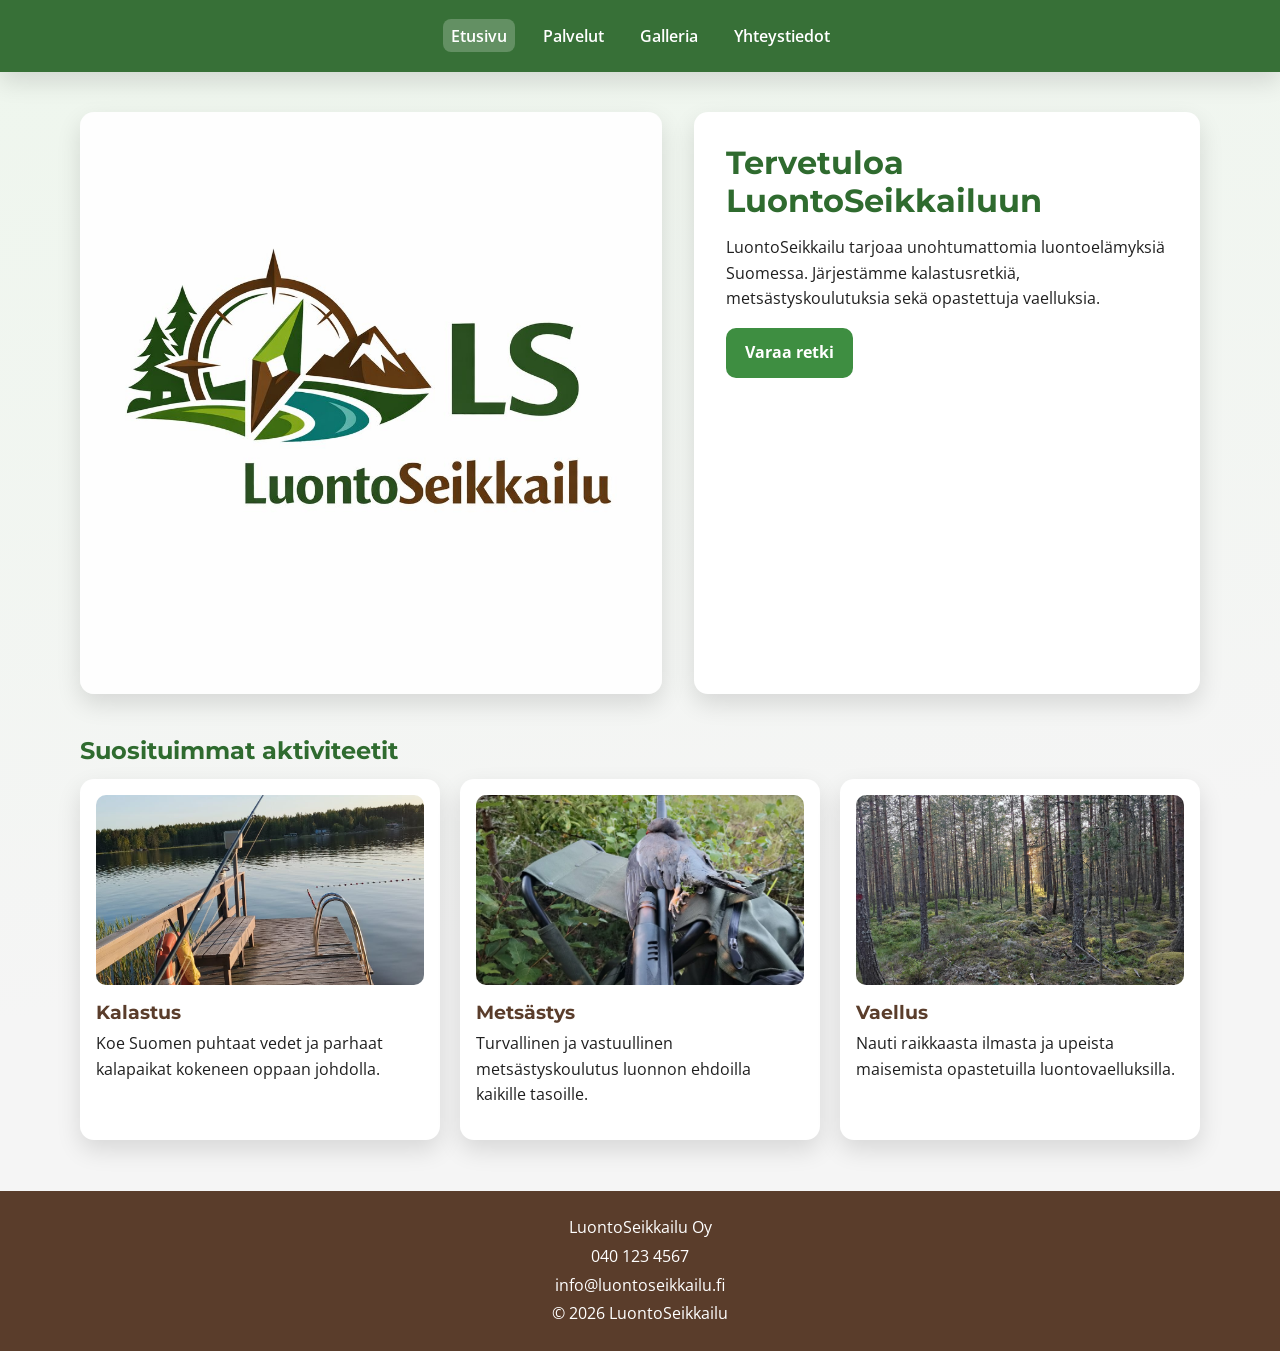
<file: index.html>
﻿<!DOCTYPE HTML PUBLIC "-//W3C//DTD HTML 4.01//EN" "http://www.w3.org/TR/html4/strict.dtd">
<html lang="fi">
<head>
  <meta http-equiv="Content-Type" content="text/html; charset=UTF-8">
  <title>LuontoSeikkailu | Etusivu</title>
  <link rel="preconnect" href="https://fonts.googleapis.com">
  <link rel="preconnect" href="https://fonts.gstatic.com">
  <link href="https://fonts.googleapis.com/css2?family=Montserrat:wght@600;700&family=Open+Sans:wght@400;600;700&display=swap" rel="stylesheet">
  <link rel="stylesheet" href="css/style.css">
</head>
<body class="home">
  <!-- Yläpalkki ja päänavigaatio -->
  <div class="site-header">
    <div class="container header-inner">
      <!-- Päävalikko -->
      <div class="site-nav">
        <button class="nav-toggle">&#9776;</button>
        <ul class="nav-links">
          <li><a class="active" href="index.html">Etusivu</a></li>
          <li><a href="palvelut.html">Palvelut</a></li>
          <li><a href="galleria.html">Galleria</a></li>
          <li><a href="yhteystiedot.html">Yhteystiedot</a></li>
        </ul>
      </div>
    </div>
  </div>

  <!-- Main content starts -->
  <div class="site-main">
  <!-- Container width -->
  <div class="container">
      <!-- Hero-osio -->
      <div class="hero">
        <img class="hero-image" src="images/LS_logo.jpg" alt="Luontomaisema järven rannalla">
        <div class="hero-content">
          <h1>Tervetuloa LuontoSeikkailuun</h1>
          <p>LuontoSeikkailu tarjoaa unohtumattomia luontoelämyksiä Suomessa. Järjestämme kalastusretkiä, metsästyskoulutuksia sekä opastettuja vaelluksia.</p>
          <a class="btn" href="palvelut.html">Varaa retki</a>
        </div>
      </div>

      <!-- Aktiviteettikortit -->
      <div>
        <h2>Suosituimmat aktiviteetit</h2>
        <div class="cards">
          <div class="card">
            <img src="images/LS_kalastus.jpeg" alt="Kalastus järvellä">
            <h3>Kalastus</h3>
            <p>Koe Suomen puhtaat vedet ja parhaat kalapaikat kokeneen oppaan johdolla.</p>
          </div>
          <div class="card">
            <img src="images/LS_metsästys.jpeg" alt="Metsämaisema metsästystä varten">
            <h3>Metsästys</h3>
            <p>Turvallinen ja vastuullinen metsästyskoulutus luonnon ehdoilla kaikille tasoille.</p>
          </div>
          <div class="card">
            <img src="images/LS_vaellus.jpeg" alt="Vaellusreitti metsässä">
            <h3>Vaellus</h3>
            <p>Nauti raikkaasta ilmasta ja upeista maisemista opastetuilla luontovaelluksilla.</p>
          </div>
        </div>
      </div>
    </div>
  </div>

  <!-- Alatunniste kaikilla sivuilla -->
  <!-- Footer starts -->
  <div class="site-footer">
    <!-- Container width -->
  <div class="container">
      <p>LuontoSeikkailu Oy</p>
      <p>040 123 4567</p>
      <p><a href="mailto:info@luontoseikkailu.fi">info@luontoseikkailu.fi</a></p>
      <p>© 2026 LuontoSeikkailu</p>
    </div>
  </div>

  <script type="text/javascript" src="js/script.js"></script>
</body>
</html>
</file>
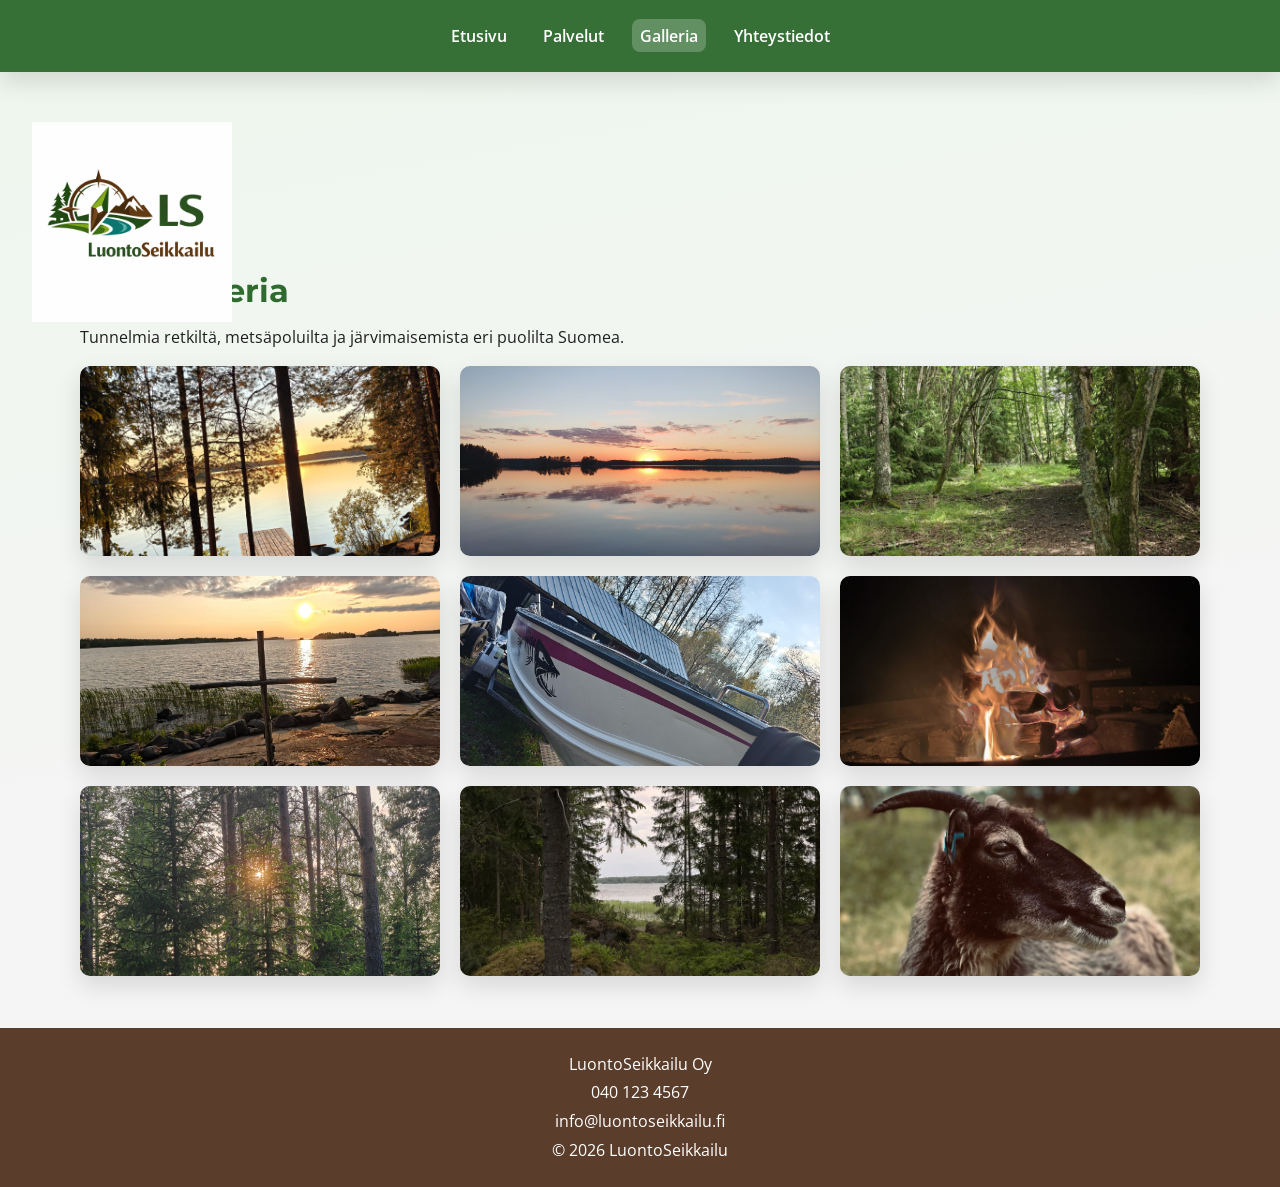
<file: galleria.html>
﻿<!DOCTYPE HTML PUBLIC "-//W3C//DTD HTML 4.01//EN" "http://www.w3.org/TR/html4/strict.dtd">
<html lang="fi">
<head>
  <meta http-equiv="Content-Type" content="text/html; charset=UTF-8">
  <title>LuontoSeikkailu | Galleria</title>
  <link rel="preconnect" href="https://fonts.googleapis.com">
  <link rel="preconnect" href="https://fonts.gstatic.com">
  <link href="https://fonts.googleapis.com/css2?family=Montserrat:wght@600;700&family=Open+Sans:wght@400;600;700&display=swap" rel="stylesheet">
  <link rel="stylesheet" href="css/style.css">
</head>
<body>
  <div class="site-header">
    <div class="container header-inner">
      <!-- Päävalikko -->
      <div class="site-nav">
        <button class="nav-toggle">&#9776;</button>
        <ul class="nav-links">
          <li><a href="index.html">Etusivu</a></li>
          <li><a href="palvelut.html">Palvelut</a></li>
          <li><a class="active" href="galleria.html">Galleria</a></li>
          <li><a href="yhteystiedot.html">Yhteystiedot</a></li>
        </ul>
      </div>
    </div>
  </div>

  <!-- Main content starts -->
  <div class="site-main">
  <!-- Logo pääsisällön alussa -->
  <div class="logo-row">
    <a class="logo" href="index.html"><img src="images/LS_logo.jpg" alt="LuontoSeikkailu-logo"></a>
  </div>
  <!-- Container width -->
  <div class="container">
      <!-- Sivun otsikko ja kuvausteksti -->
      <h1>Kuvagalleria</h1>
      <p>Tunnelmia retkiltä, metsäpoluilta ja järvimaisemista eri puolilta Suomea.</p>

      <!-- Kuvagalleria -->
      <div class="gallery-grid">
        <img src="images/ls_aamu.jpeg" alt="Aamu metsässä">
        <img src="images/LS_järvi.jpeg" alt="Järvi">
        <img src="images/LS_polku.jpeg" alt="Polku">
        <img src="images/LS_kalliomaisema.jpeg" alt="Kalliomaisema">
        <img src="images/LS_kalavene.jpeg" alt="Kalastusvene">
        <img src="images/LS_nuotio.jpeg" alt="Nuotio">
        <img src="images/LS_syksyinen metsä.jpeg" alt="Syksyinen metsä">
        <img src="images/LS_suo ja puut aamulla.jpeg" alt="Suo ja puut aamulla">
        <img src="images/LS_eläimet metsässä.jpeg" alt="eläimet metsässä">
      </div>
    </div>
  </div>

  <!-- Footer starts -->
  <div class="site-footer">
    <!-- Container width -->
  <div class="container">
      <p>LuontoSeikkailu Oy</p>
      <p>040 123 4567</p>
      <p><a href="mailto:info@luontoseikkailu.fi">info@luontoseikkailu.fi</a></p>
      <p>© 2026 LuontoSeikkailu</p>
    </div>
  </div>

  <script type="text/javascript" src="js/script.js"></script>
</body>
</html>
</file>
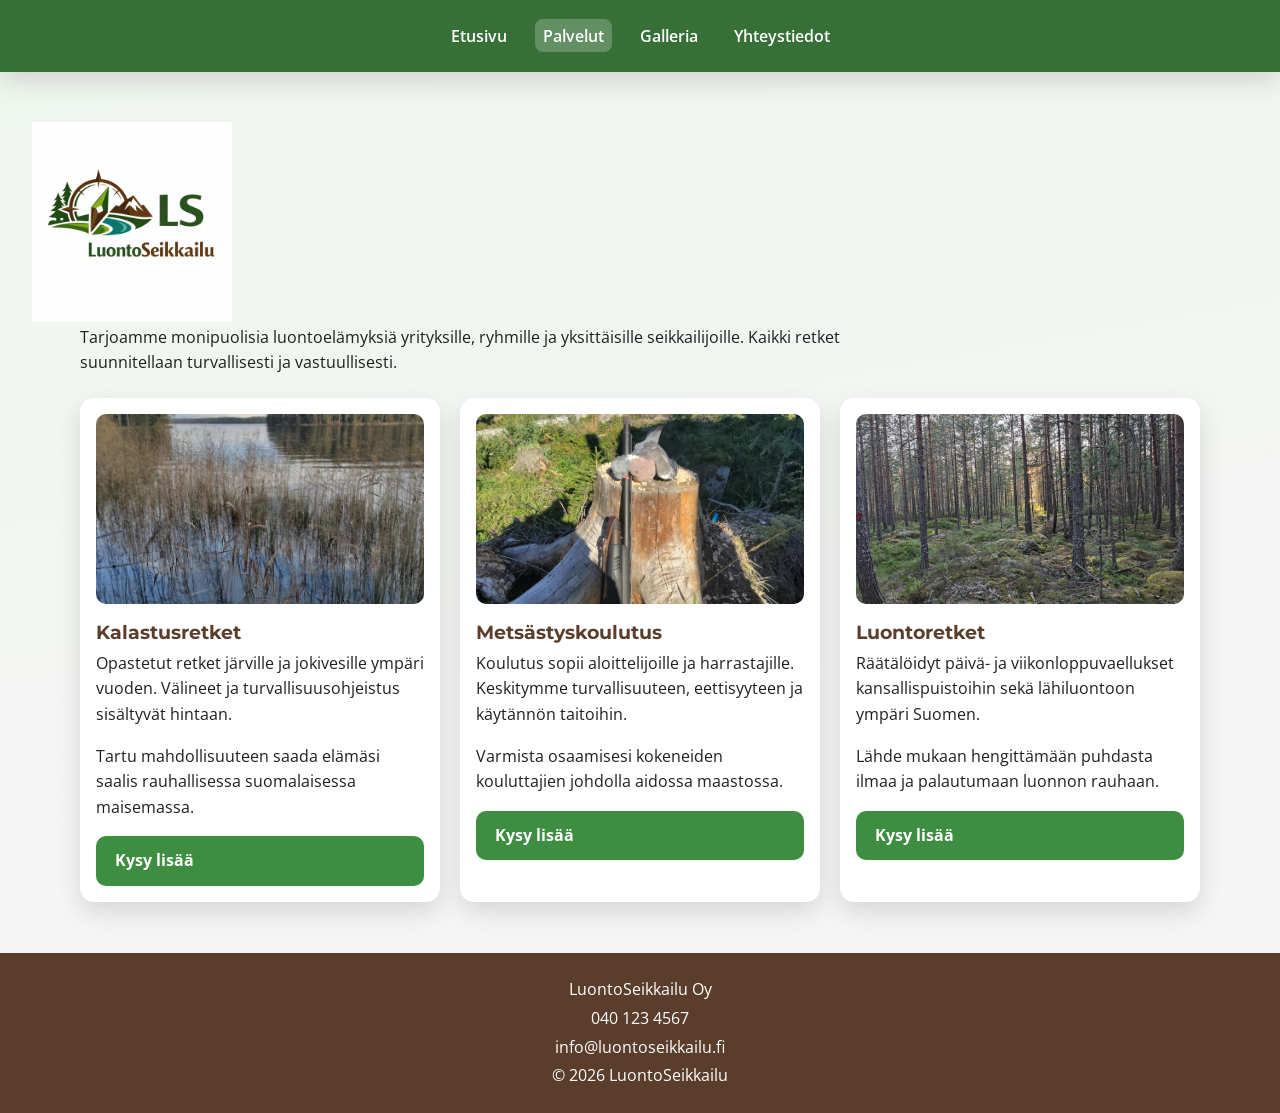
<file: palvelut.html>
﻿<!DOCTYPE HTML PUBLIC "-//W3C//DTD HTML 4.01//EN" "http://www.w3.org/TR/html4/strict.dtd">
<html lang="fi">
<head>
  <meta http-equiv="Content-Type" content="text/html; charset=UTF-8">
  <title>LuontoSeikkailu | Palvelut</title>
  <link rel="preconnect" href="https://fonts.googleapis.com">
  <link rel="preconnect" href="https://fonts.gstatic.com">
  <link href="https://fonts.googleapis.com/css2?family=Montserrat:wght@600;700&family=Open+Sans:wght@400;600;700&display=swap" rel="stylesheet">
  <link rel="stylesheet" href="css/style.css">
</head>
<body>
  <div class="site-header">
    <div class="container header-inner">
      <!-- Päävalikko -->
      <div class="site-nav">
        <button class="nav-toggle">&#9776;</button>
        <ul class="nav-links">
          <li><a href="index.html">Etusivu</a></li>
          <li><a class="active" href="palvelut.html">Palvelut</a></li>
          <li><a href="galleria.html">Galleria</a></li>
          <li><a href="yhteystiedot.html">Yhteystiedot</a></li>
        </ul>
      </div>
    </div>
  </div>

  <!-- Main content starts -->
  <div class="site-main">
  <!-- Logo pääsisällön alussa -->
  <div class="logo-row">
    <a class="logo" href="index.html"><img src="images/LS_logo.jpg" alt="LuontoSeikkailu-logo"></a>
  </div>
  <!-- Container width -->
  <div class="container">
      <!-- Palveluiden esittelyteksti -->
      <h1>Palvelut</h1>
      <p class="service-intro">Tarjoamme monipuolisia luontoelämyksiä yrityksille, ryhmille ja yksittäisille seikkailijoille. Kaikki retket suunnitellaan turvallisesti ja vastuullisesti.</p>

      <!-- Palvelukortit -->
      <div class="services-grid">
        <div class="service-card">
          <img src="images/LS_kalastusretki.jpeg" alt="Kalastusretki veneellä">
          <h3>Kalastusretket</h3>
          <p>Opastetut retket järville ja jokivesille ympäri vuoden. Välineet ja turvallisuusohjeistus sisältyvät hintaan.</p>
          <p>Tartu mahdollisuuteen saada elämäsi saalis rauhallisessa suomalaisessa maisemassa.</p>
          <a class="btn" href="yhteystiedot.html">Kysy lisää</a>
        </div>

        <div class="service-card">
          <img src="images/LS_metsästyskoulutus2.jpeg" alt="Metsästyskoulutusta metsässä">
          <h3>Metsästyskoulutus</h3>
          <p>Koulutus sopii aloittelijoille ja harrastajille. Keskitymme turvallisuuteen, eettisyyteen ja käytännön taitoihin.</p>
          <p>Varmista osaamisesi kokeneiden kouluttajien johdolla aidossa maastossa.</p>
          <a class="btn" href="yhteystiedot.html">Kysy lisää</a>
        </div>

        <div class="service-card">
          <img src="images/LS_luontoretki.jpeg" alt="Opastettu vaellus kansallispuistossa">
          <h3>Luontoretket</h3>
          <p>Räätälöidyt päivä- ja viikonloppuvaellukset kansallispuistoihin sekä lähiluontoon ympäri Suomen.</p>
          <p>Lähde mukaan hengittämään puhdasta ilmaa ja palautumaan luonnon rauhaan.</p>
          <a class="btn" href="yhteystiedot.html">Kysy lisää</a>
        </div>
      </div>
    </div>
  </div>

  <!-- Footer starts -->
  <div class="site-footer">
    <!-- Container width -->
  <div class="container">
      <p>LuontoSeikkailu Oy</p>
      <p>040 123 4567</p>
      <p><a href="mailto:info@luontoseikkailu.fi">info@luontoseikkailu.fi</a></p>
      <p>© 2026 LuontoSeikkailu</p>
    </div>
  </div>

  <script type="text/javascript" src="js/script.js"></script>
</body>
</html>
</file>
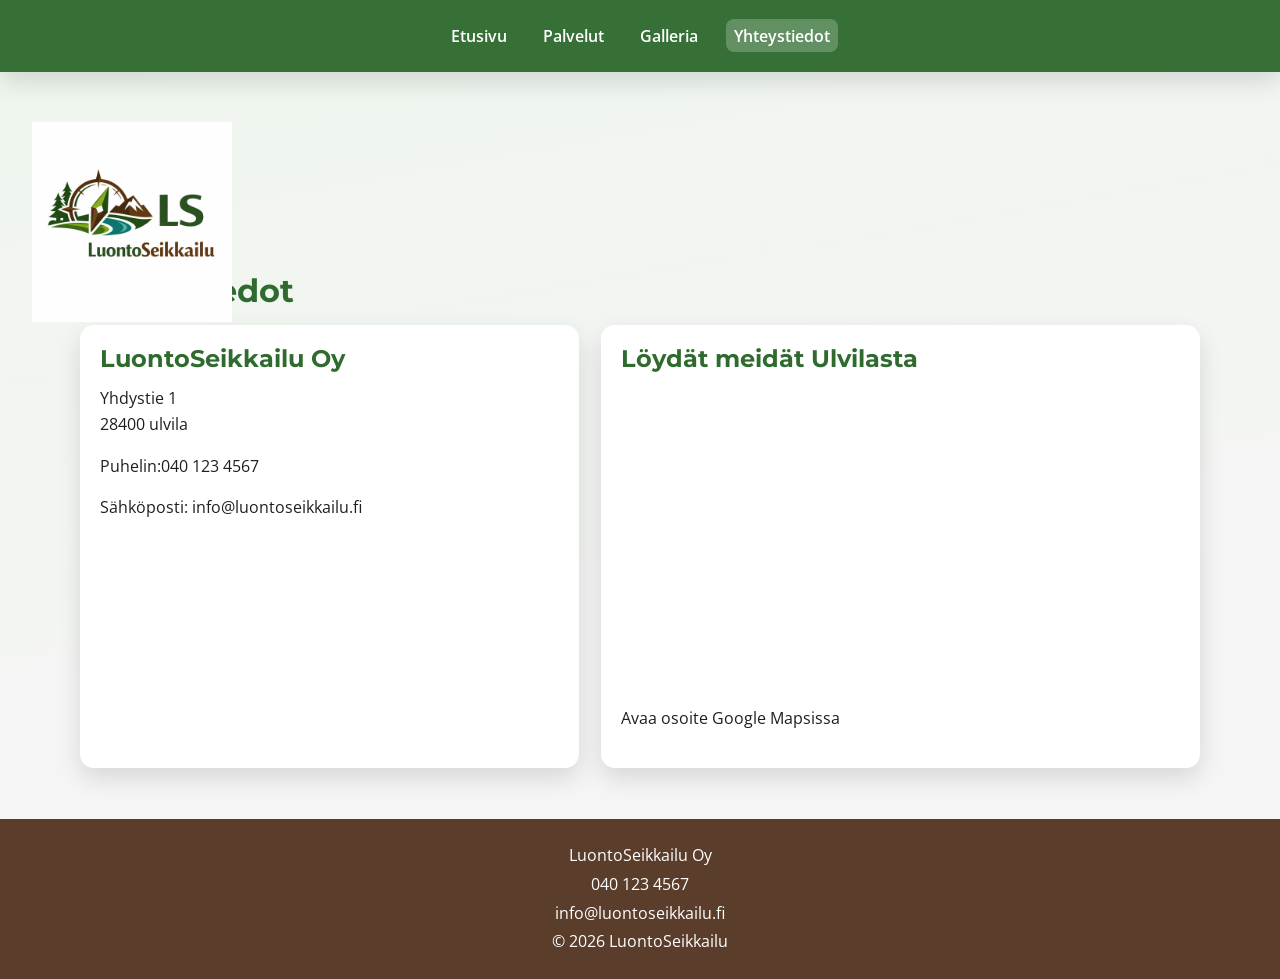
<file: yhteystiedot.html>
﻿<!DOCTYPE HTML PUBLIC "-//W3C//DTD HTML 4.01//EN" "http://www.w3.org/TR/html4/strict.dtd">
<html lang="fi">
<head>
  <meta http-equiv="Content-Type" content="text/html; charset=UTF-8">
  <title>LuontoSeikkailu | Yhteystiedot</title>
  <link rel="preconnect" href="https://fonts.googleapis.com">
  <link rel="preconnect" href="https://fonts.gstatic.com">
  <link href="https://fonts.googleapis.com/css2?family=Montserrat:wght@600;700&family=Open+Sans:wght@400;600;700&display=swap" rel="stylesheet">
  <link rel="stylesheet" href="css/style.css">
</head>
<body>
  <div class="site-header">
    <div class="container header-inner">
      <!-- Päävalikko -->
      <div class="site-nav">
        <button class="nav-toggle">&#9776;</button>
        <ul class="nav-links">
          <li><a href="index.html">Etusivu</a></li>
          <li><a href="palvelut.html">Palvelut</a></li>
          <li><a href="galleria.html">Galleria</a></li>
          <li><a class="active" href="yhteystiedot.html">Yhteystiedot</a></li>
        </ul>
      </div>
    </div>
  </div>

  <!-- Main content starts -->
  <div class="site-main">
  <!-- Logo pääsisällön alussa -->
  <div class="logo-row">
    <a class="logo" href="index.html"><img src="images/LS_logo.jpg" alt="LuontoSeikkailu-logo"></a>
  </div>
  <!-- Container width -->
  <div class="container">
      <!-- Yhteystietojen sisältö -->
      <h1>Yhteystiedot</h1>
      <div class="contact-grid">
        <div class="contact-card">
          <h2>LuontoSeikkailu Oy</h2>
          <p>Yhdystie 1<br>28400 ulvila</p>
          <p>Puhelin:040 123 4567</p>
          <p>Sähköposti: <a href="mailto:info@luontoseikkailu.fi">info@luontoseikkailu.fi</a></p>
        </div>

        <!-- Karttaosio -->
        <div class="map-card">
          <h2>Löydät meidät Ulvilasta</h2>
          <iframe
            title="Google Maps - Yhdystie 1, Ulvila"
            src="https://www.google.com/maps?q=Yhdystie+1+28400+Ulvila&output=embed"
            loading="lazy"
            referrerpolicy="no-referrer-when-downgrade"
          ></iframe>
          <p>
            <a href="https://www.google.com/maps/search/?api=1&query=Yhdystie+1+28400+Ulvila" target="_blank" rel="noopener noreferrer">
              Avaa osoite Google Mapsissa
            </a>
          </p>
        </div>
      </div>
    </div>
  </div>

  <!-- Footer starts -->
  <div class="site-footer">
    <!-- Container width -->
  <div class="container">
      <p>LuontoSeikkailu Oy</p>
      <p>040 123 4567</p>
      <p><a href="mailto:info@luontoseikkailu.fi">info@luontoseikkailu.fi</a></p>
      <p>© 2026 LuontoSeikkailu</p>
    </div>
  </div>

  <script type="text/javascript" src="js/script.js"></script>
</body>
</html>
</file>
<file: css/style.css>
﻿/* Perusmuuttujat */
:root {
  --dark-green: #2f6b2f;
  --green: #3e8e41;
  --brown: #5a3d2b;
  --light-bg: #f5f5f5;
  --white: #ffffff;
  --text: #1f1f1f;
  --shadow: 0 10px 25px rgba(0, 0, 0, 0.12);
  --radius: 14px;
}

/* Base reset */
* {
  box-sizing: border-box;
  margin: 0;
  padding: 0;
}

/* Body styles */
body {
  font-family: "Open Sans", sans-serif;
  color: var(--text);
  background: linear-gradient(170deg, #eef6ed 0%, var(--light-bg) 65%);
  line-height: 1.6;
}

/* Image defaults */
img {
  max-width: 100%;
  display: block;
  border-radius: 10px;
}

.clickable-image {
  cursor: zoom-in;
}

/* Link defaults */
a {
  color: inherit;
  text-decoration: none;
}

/* Container width */
.container {
  width: min(1120px, 92%);
  margin: 0 auto;
}

/* Header bar */
.site-header {
  position: sticky;
  top: 0;
  z-index: 1000;
  background: rgba(47, 107, 47, 0.96);
  backdrop-filter: blur(8px);
  box-shadow: var(--shadow);
}

/* Header layout */
.header-inner {
  min-height: 72px;
  display: flex;
  align-items: center;
  justify-content: center;
  gap: 1rem;
}

.logo {
  display: inline-flex;
  align-items: center;
  color: var(--white);
}

/* Logo row placement */
.logo-row {
  display: flex;
  align-items: center;
  justify-content: flex-start;
  margin: 0;
  padding-left: 2rem;
  width: 100%;
  transform: translateY(50px);
}

/* Logo image sizing */
.logo img {
  height: 200px;
  width: auto;
  display: block;
  border-radius: 0;
}

/* Mobile menu button */
.nav-toggle {
  display: none;
  border: 0;
  background: transparent;
  color: var(--white);
  font-size: 1.6rem;
  cursor: pointer;
}

/* Nav link list */
.nav-links {
  list-style: none;
  display: flex;
  gap: 1.25rem;
}

.nav-links a {
  color: var(--white);
  font-weight: 600;
  padding: 0.35rem 0.5rem;
  border-radius: 8px;
  transition: background-color 0.25s ease;
}

.nav-links a:hover,
.nav-links a.active {
  background-color: rgba(255, 255, 255, 0.22);
}

/* Main content area */
.site-main {
  padding: 0 0 3.2rem;
}

/* Extra top spacing on homepage only */
.home .site-main {
  padding-top: 2.5rem;
}

/* Etusivun hero-osio */
/* Hero section layout */
.hero {
  display: grid;
  grid-template-columns: 1.15fr 1fr;
  gap: 2rem;
  align-items: stretch;
  margin-bottom: 2.7rem;
}

.hero-image {
  min-height: 350px;
  object-fit: cover;
  box-shadow: var(--shadow);
  border-radius: var(--radius);
}

.hero-content {
  background: var(--white);
  border-radius: var(--radius);
  padding: 2rem;
  box-shadow: var(--shadow);
}

h1,
h2,
h3 {
  font-family: "Montserrat", sans-serif;
  line-height: 1.2;
}

h1 {
  margin-bottom: 0.9rem;
  color: var(--dark-green);
}

h2 {
  color: var(--dark-green);
  margin-bottom: 0.8rem;
}

p {
  margin-bottom: 1rem;
}

.btn {
  display: inline-block;
  background: var(--green);
  color: var(--white);
  font-weight: 700;
  border: 0;
  border-radius: 10px;
  padding: 0.75rem 1.2rem;
  transition: transform 0.2s ease, background-color 0.2s ease;
}

.btn:hover {
  background-color: var(--dark-green);
  transform: translateY(-2px);
}

/* Cards and grids */
.cards,
.services-grid,
/* Gallery grid */
.gallery-grid {
  display: grid;
  gap: 1.25rem;
}

.cards {
  grid-template-columns: repeat(3, 1fr);
}

/* Card box style */
.card,
.service-card {
  background: var(--white);
  border-radius: var(--radius);
  padding: 1rem;
  box-shadow: var(--shadow);
  display: flex;
  flex-direction: column;
}

.card h3,
.service-card h3 {
  margin: 1.1rem 0 0.4rem;
  color: var(--brown);
}

.service-intro {
  max-width: 760px;
  margin-bottom: 1.4rem;
}

.services-grid {
  grid-template-columns: repeat(3, 1fr);
}

.service-card img {
  width: 100%;
  height: 190px;
  object-fit: cover;
}

.card img {
  width: 100%;
  height: 190px;
  object-fit: cover;
}

/* Galleriassa 9 kuvaa grid-rakenteessa */
/* Gallery grid */
.gallery-grid {
  grid-template-columns: repeat(3, 1fr);
}

.gallery-grid img {
  width: 100%;
  height: 190px;
  object-fit: cover;
  transition: transform 0.25s ease;
  box-shadow: var(--shadow);
}

.gallery-grid img:hover {
  transform: scale(1.04);
}

/* Contact layout */
.contact-grid {
  display: grid;
  grid-template-columns: 1fr 1.2fr;
  gap: 1.4rem;
}

.contact-card,
.map-card {
  background: var(--white);
  border-radius: var(--radius);
  box-shadow: var(--shadow);
  padding: 1.25rem;
}

.map-card object,
.map-card iframe {
  width: 100%;
  border: 0;
  border-radius: 10px;
  min-height: 320px;
  display: block;
}

/* Footer */
.site-footer {
  background: var(--brown);
  color: var(--white);
  text-align: center;
  padding: 1.3rem 0;
}

.site-footer p {
  margin: 0.2rem 0;
}

/* Lightbox overlay */
.lightbox-overlay {
  position: fixed;
  inset: 0;
  background: rgba(15, 18, 15, 0.82);
  display: grid;
  place-items: center;
  opacity: 0;
  pointer-events: none;
  transition: opacity 0.2s ease;
  z-index: 2000;
  padding: 1.5rem;
}

.lightbox-overlay.open {
  opacity: 1;
  pointer-events: all;
}

.lightbox-image {
  max-width: min(980px, 94vw);
  max-height: 86vh;
  border-radius: 14px;
  box-shadow: var(--shadow);
  cursor: zoom-out;
}

.no-scroll {
  overflow: hidden;
}

/* Tablet */
@media (max-width: 960px) {
  .hero,
  .contact-grid {
    grid-template-columns: 1fr;
  }

  .cards,
  .services-grid {
    grid-template-columns: repeat(2, 1fr);
  }
}

/* Mobiilin hampurilaisvalikko */
/* Mobile */
@media (max-width: 760px) {
  .logo img {
    height: 150px;
  }
  .nav-toggle {
    display: block;
  }

  .site-nav {
    position: relative;
  }

  .nav-links {
    position: absolute;
    right: 0;
    top: 48px;
    width: 220px;
    background: var(--dark-green);
    flex-direction: column;
    padding: 0.8rem;
    border-radius: 12px;
    box-shadow: var(--shadow);
    display: none;
  }

  .nav-links.open {
    display: flex;
  }

  .cards,
  .services-grid,
  .gallery-grid {
    grid-template-columns: 1fr;
  }

  .site-main {
    padding-top: 1.8rem;
  }
}
</file>
